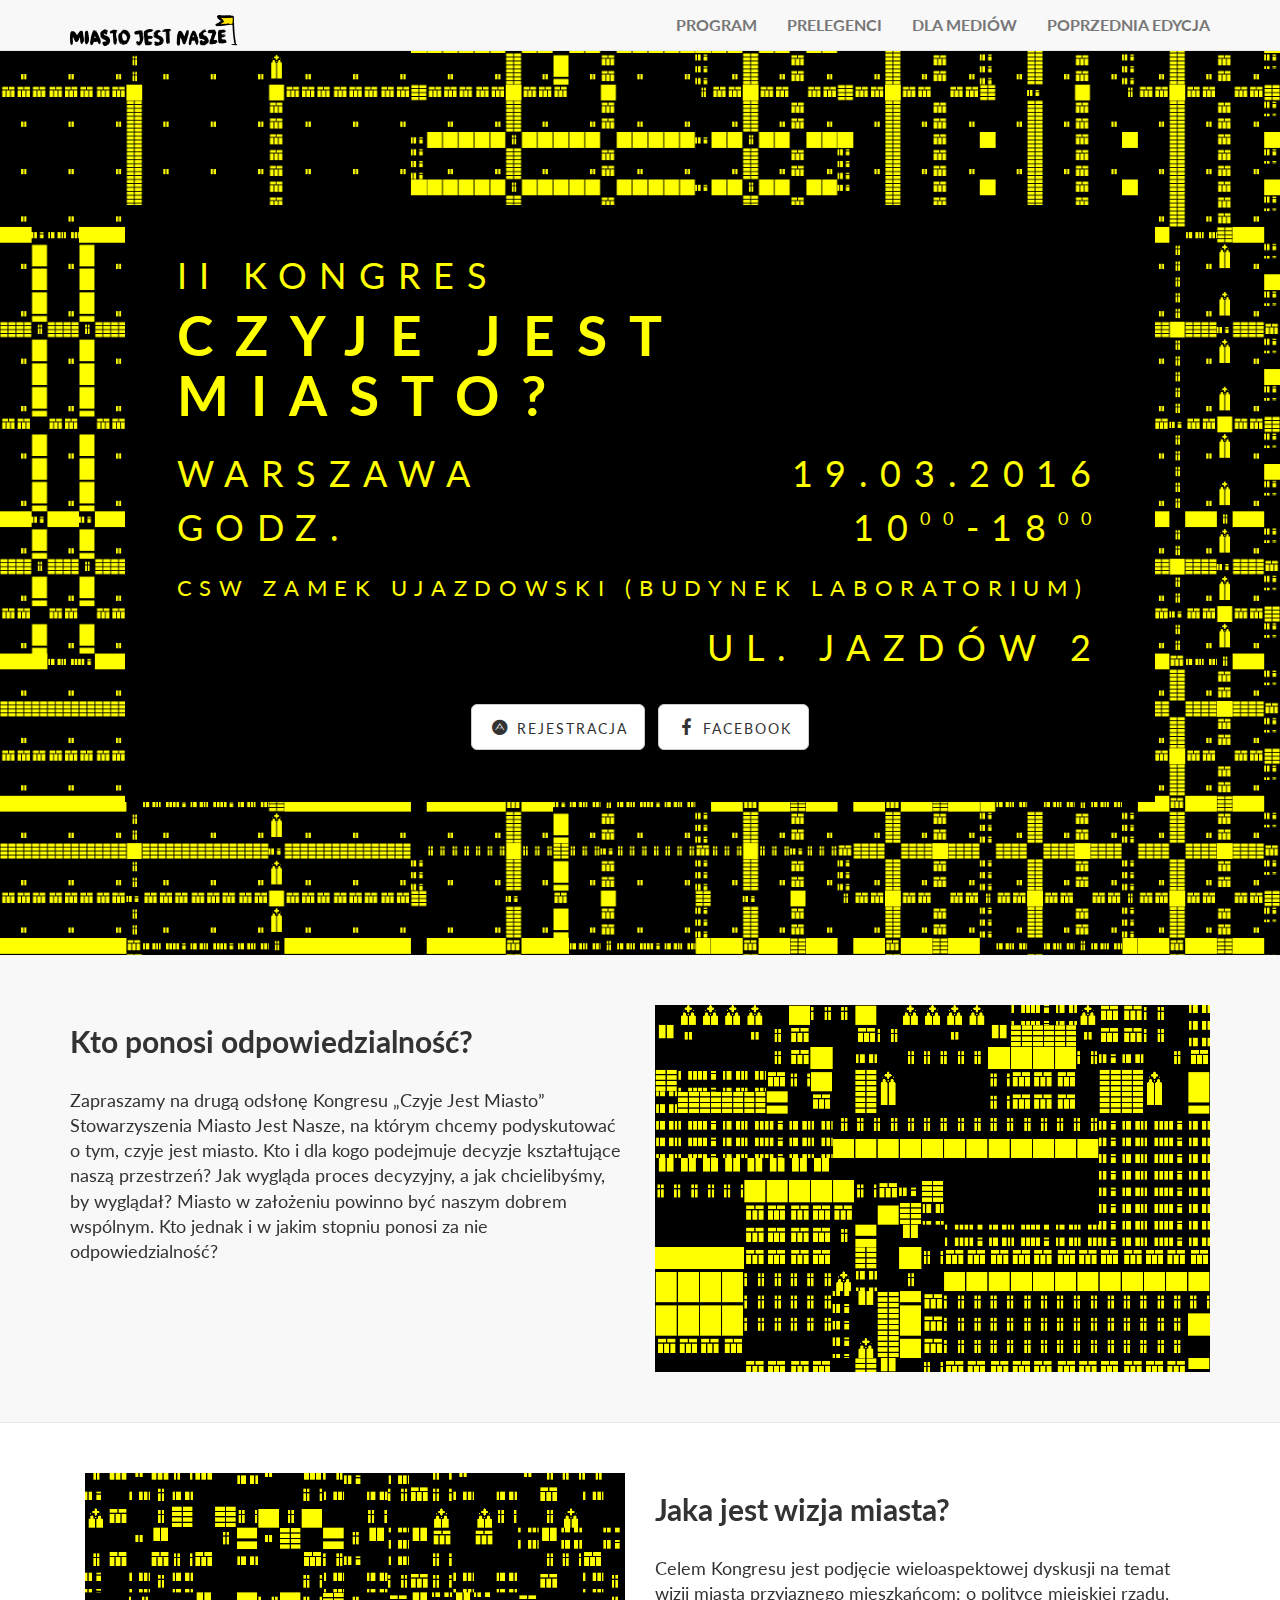
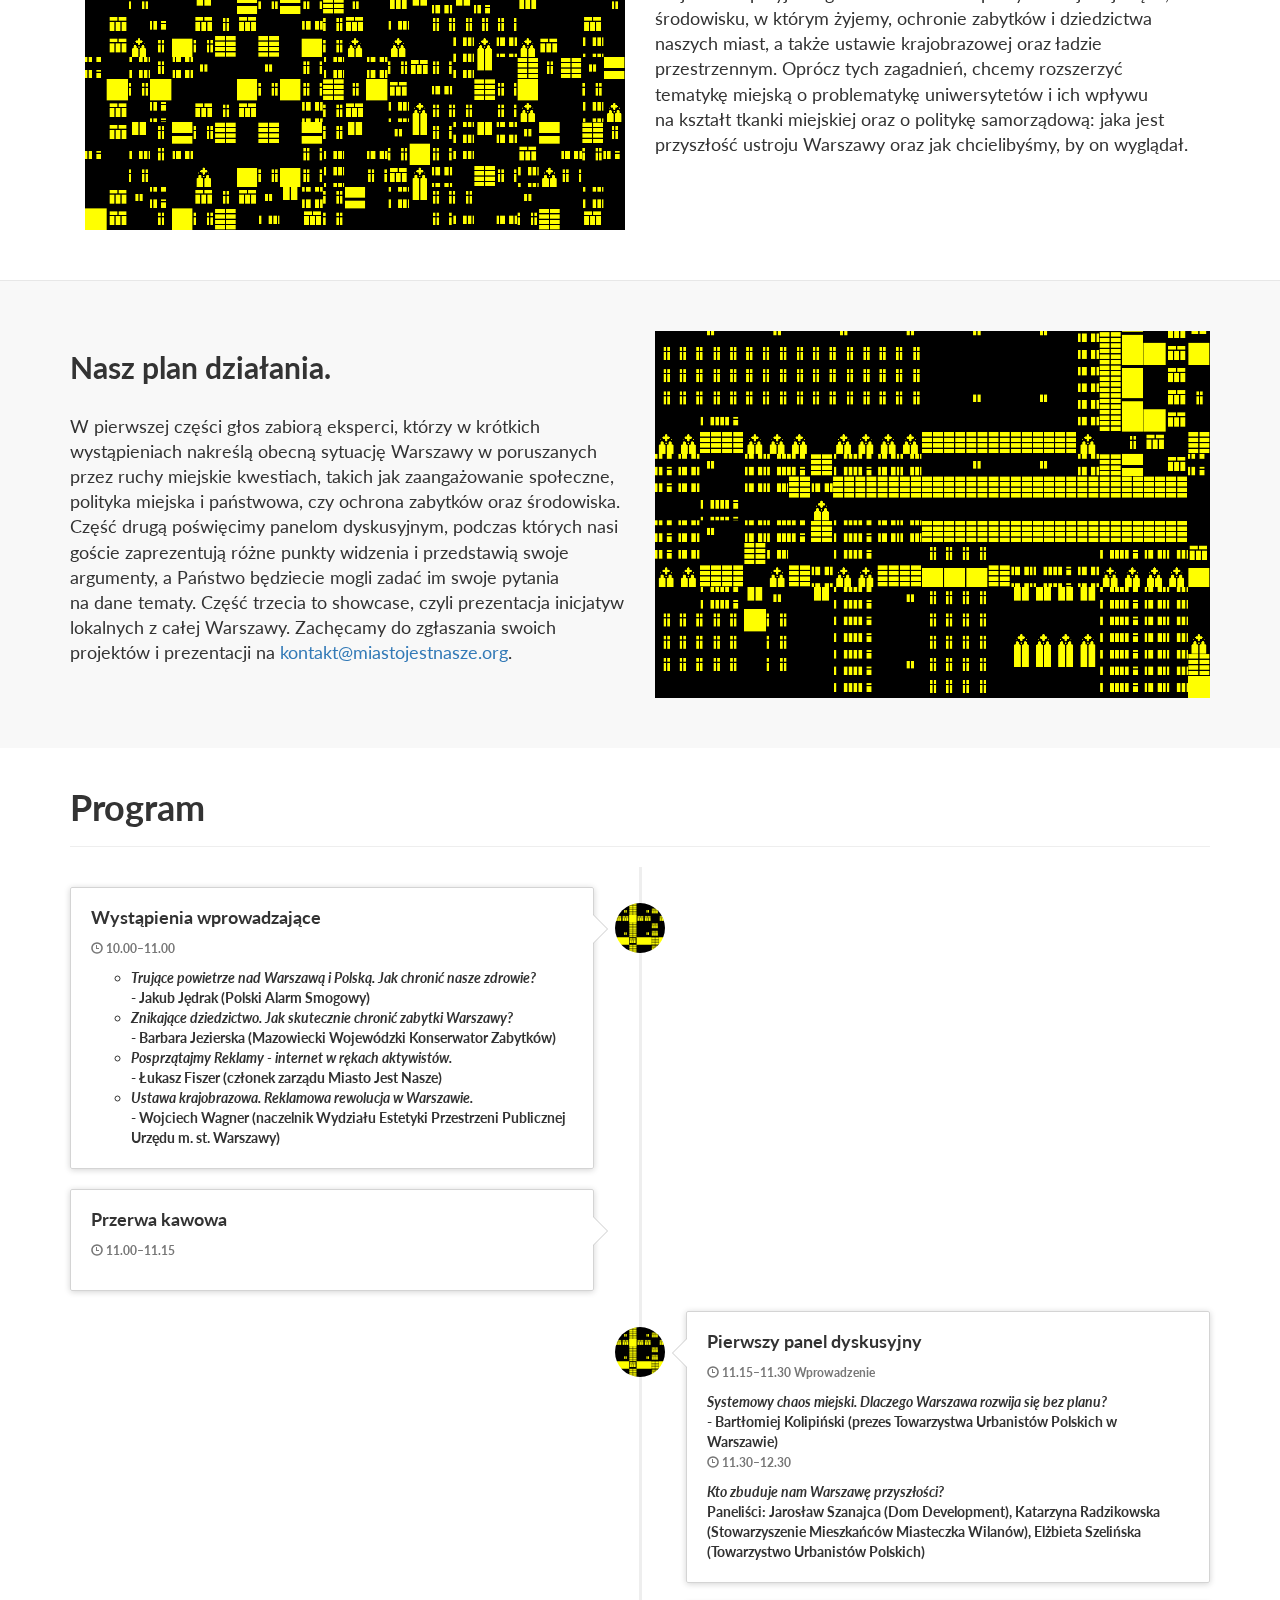
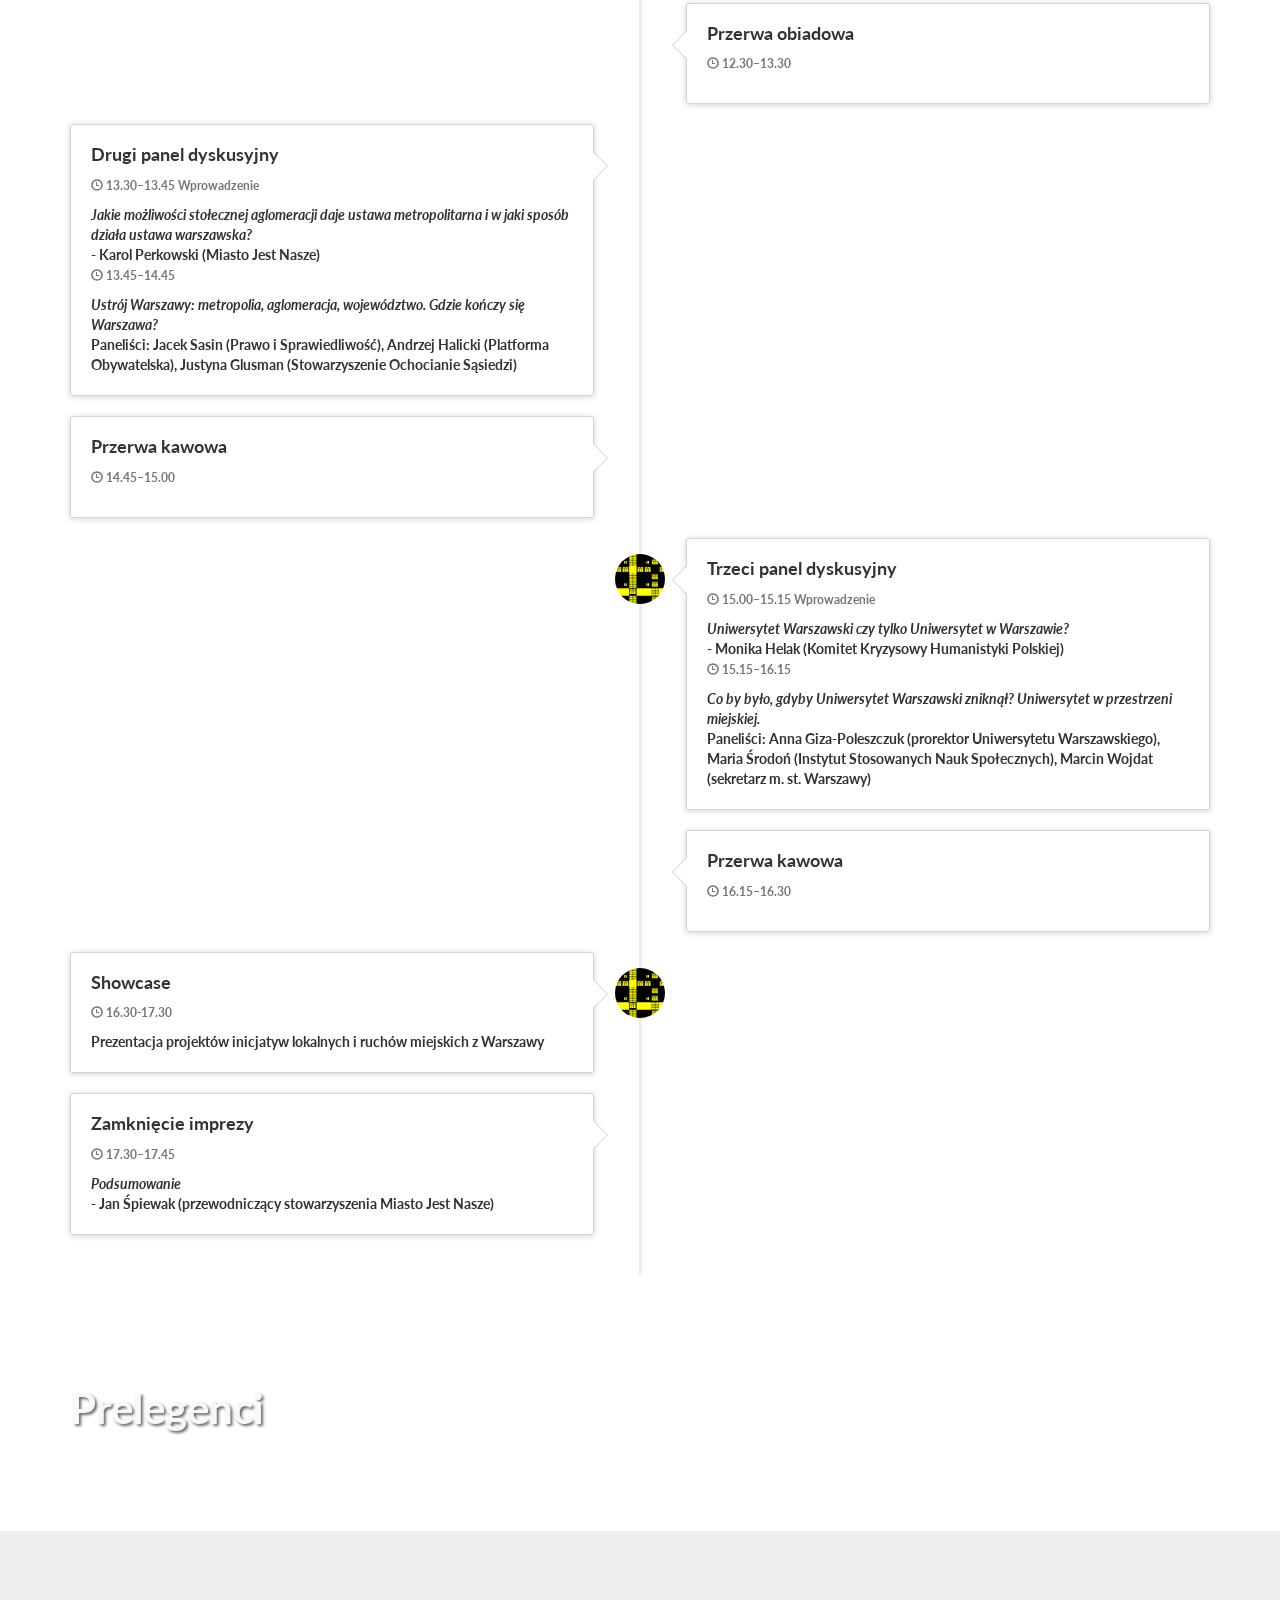
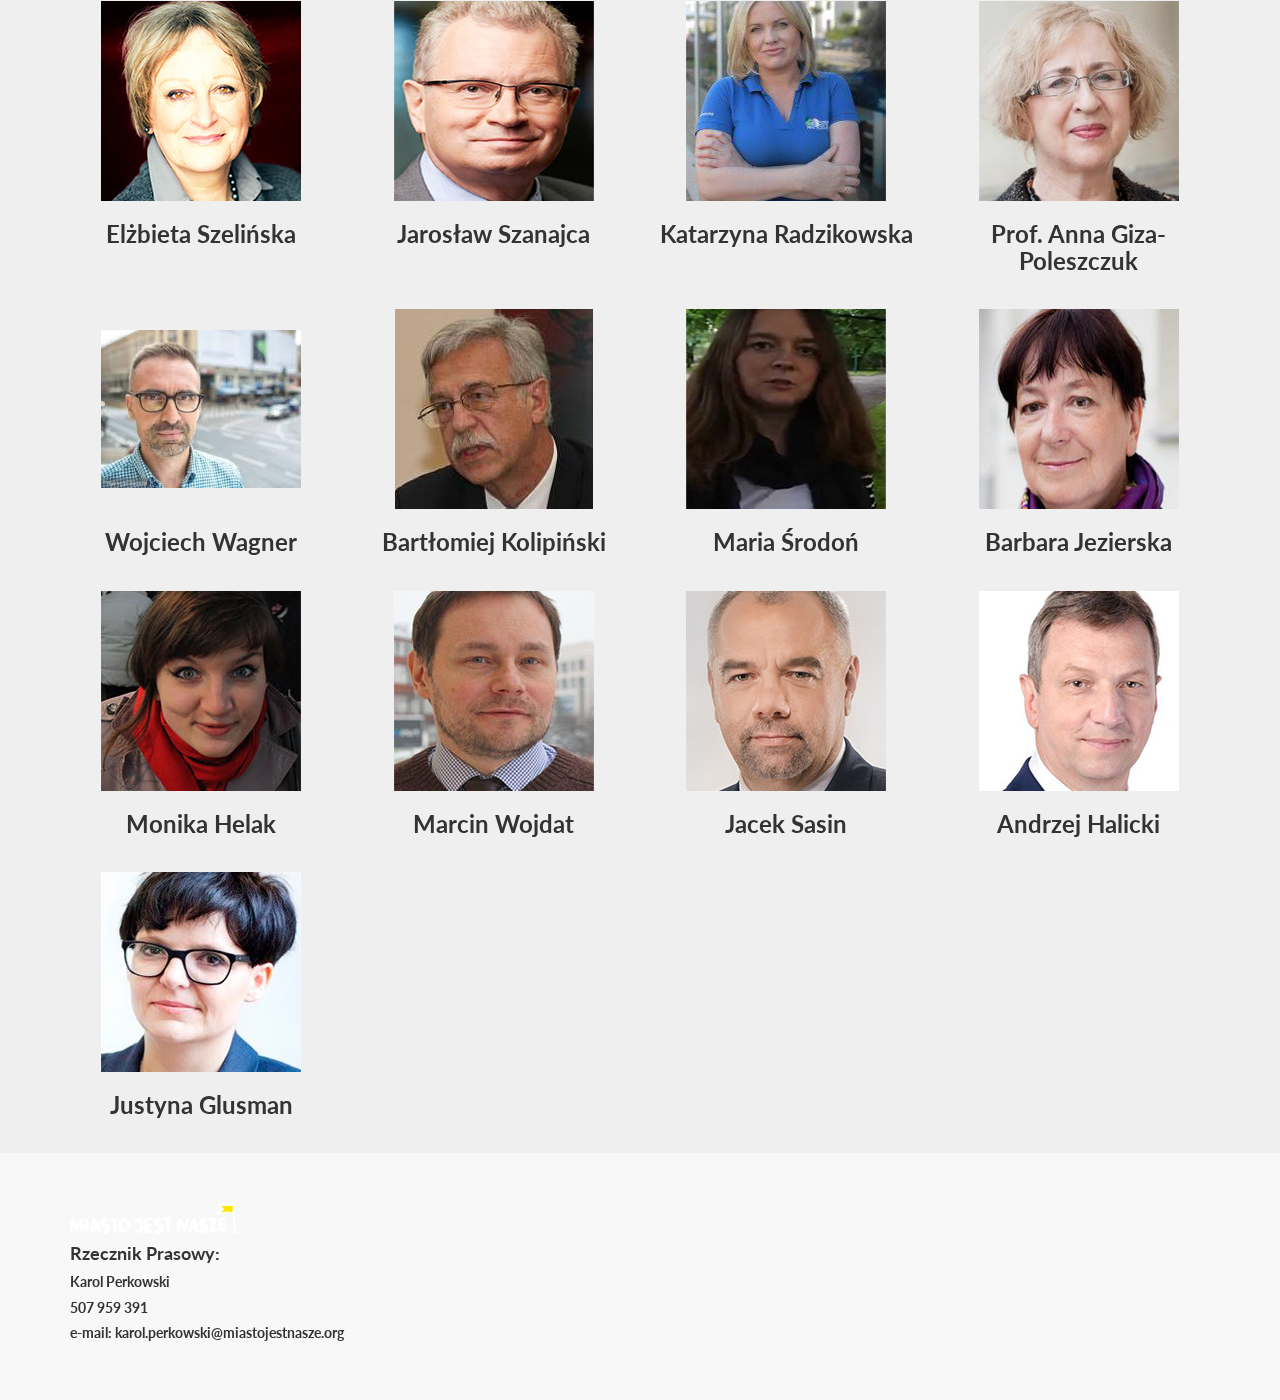
<file: index.html>
<!DOCTYPE html>
<html lang="en">

<head>

    <meta charset="utf-8">
    <meta http-equiv="X-UA-Compatible" content="IE=edge">
    <meta name="viewport" content="width=device-width, initial-scale=1">
    <meta name="description" content="">
    <meta name="author" content="">

    <title>Kongres Miasto Jest Nasze 2016</title>

    <!-- Bootstrap Core CSS -->
    <link href="css/bootstrap.min.css" rel="stylesheet">

    <!-- Custom CSS -->
    <link href="css/landing-page.css" rel="stylesheet">

    <!-- Custom Fonts -->
    <link href="font-awesome/css/font-awesome.min.css" rel="stylesheet" type="text/css">
    <link href="http://fonts.googleapis.com/css?family=Lato:300,400,700,300italic,400italic,700italic&subset=latin,latin-ext" rel="stylesheet" type="text/css">

    <!-- paralax effects -->
    <script src="https://ajax.googleapis.com/ajax/libs/jquery/1.11.0/jquery.min.js"></script>
    <script src="js/parallax.js"></script>
    
    <meta property="og:title" content="II Kongres Kongres Czyje Jest Miasto?"/>
    <meta property="og:image" content="/img/bannerBot.png">
    <meta property="og:description" content="Zapraszamy na drugą odsłonę Kongresu Stowarzyszenia „Miasto Jest Nasze”, na którym chcemy podyskutować o tym czyje jest miasto. Kto i dla kogo podejmuje decyzje kształtujące naszą przestrzeń. Jak wygląda proces decyzyjny, a jak chcielibyśmy, by wyglądał. Miasto w założeniu powinno być naszym dobrem wspólnym. Kto jednak i w jakim stopniu ponosi za nie odpowiedzialność?" />

</head>

<body>

    <!-- Navigation -->
    <nav class="navbar navbar-default navbar-fixed-top topnav" role="navigation">
        <div class="container topnav">
            <!-- Brand and toggle get grouped for better mobile display -->
            <div class="navbar-header">
                <button type="button" class="navbar-toggle" data-toggle="collapse" data-target="#bs-example-navbar-collapse-1">
                    <span class="sr-only">Toggle navigation</span>
                    <span class="icon-bar"></span>
                    <span class="icon-bar"></span>
                    <span class="icon-bar"></span>
                </button>
                <a class="navbar-brand topnav text-uppercase" href="http://www.miastojestnasze.org"><img src="img/mjn-logo.png" alt="Miasto jest nasze" /></a>
            </div>
            <!-- Collect the nav links, forms, and other content for toggling -->
            <div class="collapse navbar-collapse" id="bs-example-navbar-collapse-1">
                <ul class="nav navbar-custom navbar-nav navbar-right">
                    <li>
                        <a class="text-uppercase" href="#program">Program</a>
                    </li>
                    <li>
                        <a class="text-uppercase" href="#prelegenci">Prelegenci</a>
                    </li>
                    <li>
                        <a class="text-uppercase" href="#dla-mediow">Dla mediów</a>
                    </li>
                    <li>
                        <a class="text-uppercase" href="http://kongres-2014.miastojestnasze.org">Poprzednia edycja</a>
                    </li>
                </ul>
            </div>
            <!-- /.navbar-collapse -->
        </div>
        <!-- /.container -->
    </nav>

    <!-- Header -->
    <div class="intro-header parallax-window" data-parallax="scroll" data-image-src="img/introBg.png">
        <div class="container">

            <div class="row">
                <div class="col-lg-12 intro-msg-wrapper">
                    <div class="intro-message">
                        <h2 class="text-uppercase">II Kongres</h2>
                        <h1 class="text-uppercase">Czyje jest miasto?</h1>
                        <h3 class="text-uppercase">Warszawa <span class="right">19.03.2016</span></h3>
                        <h3 class="text-uppercase">Godz. <span class="right">10<sup>00</sup>-18<sup>00</sup></span></h3>
                        <h4 class="text-uppercase">Csw Zamek Ujazdowski (Budynek Laboratorium)</h4>
                        <h2 class="text-uppercase txt-right">Ul. Jazdów 2</h2>
                        <ul class="list-inline intro-social-buttons">
                            <li>
                                <a href="http://322901-1.evenea.pl/" class="btn btn-default btn-lg"><i class="fa fa-adn fa-fw"></i> <span class="network-name">Rejestracja</span></a>
                            </li>
                            <li>
                                <a href="https://www.facebook.com/events/1579338942387935/" class="btn btn-default btn-lg"><i class="fa fa-facebook fa-fw"></i> <span class="network-name">Facebook</span></a>
                            </li>
                        </ul>
                    </div>
                </div>
            </div>
        </div>
        <!-- /.container -->
    </div>
    <!-- /.intro-header -->

    <!-- Page Content -->
    <div class="content-section-a">
        <div class="container">
            <div class="row">
                <div class="col-lg-6 col-sm-6">
                    <div class="clearfix"></div>
                    <h2 class="section-heading">Kto ponosi odpowiedzialność?</h2>
                    <p class="lead">
                    Zapraszamy na&nbsp;drugą odsłonę Kongresu „Czyje Jest Miasto” Stowarzyszenia Miasto Jest Nasze, na&nbsp;którym chcemy podyskutować o&nbsp;tym, czyje jest miasto. Kto i&nbsp;dla kogo podejmuje decyzje kształtujące naszą przestrzeń? Jak wygląda proces decyzyjny, a&nbsp;jak chcielibyśmy, 
by&nbsp;wyglądał? Miasto w&nbsp;założeniu powinno być naszym dobrem wspólnym. 
Kto jednak i&nbsp;w&nbsp;jakim stopniu ponosi za nie odpowiedzialność?
                    </p>
                </div>
                <div class="col-lg-6 col-sm-6">
                    <img class="img-responsive" src="img/foto1.png" alt="people discussing happily">
                </div>
            </div>

        </div>
        <!-- /.container -->

    </div>
    <!-- /.content-section-a -->

    <div class="content-section-b">

        <div class="container">

            <div class="row">
            </div>
            <div class="col-lg-6 col-sm-6">
                <img class="img-responsive" src="img/foto2.png" alt="a pretty chick in glasses being impressed by the speaker with some random ppl around">
            </div>
                <div class="col-lg-6 col-sm-6">
                    <div class="clearfix"></div>
                    <h2 class="section-heading">Jaka jest wizja miasta?</h2>
                    <p class="lead">Celem Kongresu jest podjęcie wieloaspektowej dyskusji na&nbsp;temat wizji miasta przyjaznego mieszkańcom: o&nbsp;polityce miejskiej rządu, środowisku, w&nbsp;którym żyjemy, ochronie zabytków 
i&nbsp;dziedzictwa naszych miast, a&nbsp;także ustawie krajobrazowej oraz&nbsp;ładzie przestrzennym. Oprócz tych zagadnień, chcemy rozszerzyć tematykę miejską o&nbsp;problematykę uniwersytetów i&nbsp;ich wpływu na&nbsp;kształt tkanki miejskiej oraz&nbsp;o&nbsp;politykę samorządową: jaka jest przyszłość ustroju Warszawy oraz&nbsp;jak chcielibyśmy, by&nbsp;on wyglądał.
                    </p>
            </div>

        </div>
        <!-- /.container -->

    </div>
    <!-- /.content-section-b -->

    <div class="content-section-a">

        <div class="container">

            <div class="row">
                <div class="col-lg-6 col-sm-6">
                    <div class="clearfix"></div>
                    <h2 class="section-heading">Nasz plan działania.</h2>
                    <p class="lead">
                        W pierwszej części głos zabiorą eksperci, którzy w&nbsp;krótkich wystąpieniach nakreślą obecną sytuację Warszawy w&nbsp;poruszanych przez ruchy miejskie kwestiach, takich jak zaangażowanie społeczne, polityka miejska i&nbsp;państwowa, czy&nbsp;ochrona zabytków oraz&nbsp;środowiska. 
Część drugą poświęcimy panelom dyskusyjnym, podczas których nasi goście zaprezentują różne punkty widzenia i&nbsp;przedstawią swoje argumenty, a&nbsp;Państwo będziecie mogli zadać im swoje pytania na&nbsp;dane tematy. 
Część trzecia to&nbsp;showcase, czyli prezentacja inicjatyw lokalnych z całej Warszawy. 
Zachęcamy do zgłaszania swoich projektów i&nbsp;prezentacji na&nbsp;<a href="mailto:kontakt@miastojestnasze.org">kontakt@miastojestnasze.org</a>.
                    </p>
                </div>
                <div class="col-lg-6 col-sm-6">
                    <img class="img-responsive" src="img/foto3.png" alt="people in a small room looking at a guy in front of them they seem interested.">
                </div>
            </div>

        </div>
        <!-- /.container -->

    </div>
    <!-- /.content-section-a -->

    <div class="container" id="program">
        <div class="page-header">
            <h1 id="timeline">Program</h1>
        </div>
        <ul class="timeline">
            <li>
                <div class="timeline-badge"></div>
                <div class="timeline-panel">
                    <div class="timeline-heading">
                        <h4 class="timeline-title">Wystąpienia wprowadzające </h4>
                        <p><small class="text-muted"><i class="glyphicon glyphicon-time"></i> 10.00–11.00 </small></p>
                    </div>
                    <div class="timeline-body">
                        <ul>
                            <li>
                                <i>Trujące powietrze nad Warszawą i Polską. Jak chronić nasze zdrowie?</i><br>
                                - <strong>Jakub Jędrak</strong> (Polski Alarm Smogowy)
                            </li>
                            <li>
                                <i>Znikające dziedzictwo. Jak skutecznie chronić zabytki Warszawy?</i><br>
                                - <strong>Barbara Jezierska</strong> (Mazowiecki Wojewódzki Konserwator Zabytków)
                            </li>
                            <li>
                                <i>Posprzątajmy Reklamy - internet w rękach aktywistów.</i><br>
                                - <strong>Łukasz Fiszer</strong> (członek zarządu Miasto Jest Nasze)
                            </li>
                            <li>
                                <i>Ustawa krajobrazowa.  Reklamowa rewolucja w Warszawie.</i><br>
                                - <strong>Wojciech Wagner</strong> (naczelnik Wydziału Estetyki Przestrzeni Publicznej Urzędu m. st. Warszawy)
                            </li>
                        </ul>
                    </div>
                </div>
            </li>
            <li>
                <div class="timeline-panel">
                    <div class="timeline-heading">
                        <h4 class="timeline-title">Przerwa kawowa</h4>
                        <p><small class="text-muted"><i class="glyphicon glyphicon-time"></i> 11.00–11.15 </small></p>
                    </div>
                </div>
            </li>
            <li class="timeline-inverted">
                <div class="timeline-badge warning"></div>
                <div class="timeline-panel">
                    <div class="timeline-heading">
                        <h4 class="timeline-title">Pierwszy panel dyskusyjny</h4>
                        <p><small class="text-muted"><i class="glyphicon glyphicon-time"></i> 11.15–11.30 Wprowadzenie</small></p>
                    </div>
                    <div class="timeline-body">
                        <p>
                            <i>Systemowy chaos miejski. Dlaczego Warszawa rozwija się bez planu?</i><br>
                            - <strong>Bartłomiej Kolipiński</strong> (prezes Towarzystwa Urbanistów Polskich w Warszawie)
                        </p>
                    </div>
                    <div class="timeline-heading timeline-heading--next">
                        <p><small class="text-muted"><i class="glyphicon glyphicon-time"></i> 11.30–12.30 </small></p>
                    </div>
                    <div class="timeline-body">
                        <p><i>Kto zbuduje nam Warszawę przyszłości?</i><br>
                            Paneliści: <strong>Jarosław Szanajca</strong> (Dom Development), <strong>Katarzyna Radzikowska</strong> (Stowarzyszenie Mieszkańców Miasteczka Wilanów), <strong>Elżbieta Szelińska</strong> (Towarzystwo Urbanistów Polskich)
                        </p>
                    </div>
                </div>
            </li>
            <li class="timeline-inverted">
                <div class="timeline-panel">
                    <div class="timeline-heading">
                        <h4 class="timeline-title">Przerwa obiadowa</h4>
                        <p><small class="text-muted"><i class="glyphicon glyphicon-time"></i> 12.30–13.30 </small></p>
                    </div>
                </div>
            </li>
            <li>
                <div class="timeline-panel">
                    <div class="timeline-heading">
                        <h4 class="timeline-title">Drugi panel dyskusyjny</h4>
                        <p><small class="text-muted"><i class="glyphicon glyphicon-time"></i> 13.30–13.45 Wprowadzenie</small></p>
                    </div>
                    <div class="timeline-body">
                        <p><i>Jakie możliwości stołecznej aglomeracji daje ustawa metropolitarna i w jaki sposób działa ustawa warszawska?</i><br>
                            - <strong>Karol Perkowski</strong> (Miasto Jest Nasze)
                        </p>
                    </div>
                    <div class="timeline-heading timeline-heading--next">
                        <p><small class="text-muted"><i class="glyphicon glyphicon-time"></i> 13.45–14.45 </small></p>
                    </div>
                    <div class="timeline-body">
                        <p><i>Ustrój Warszawy: metropolia, aglomeracja, województwo. Gdzie kończy się Warszawa?</i><br>
                            Paneliści: <strong>Jacek Sasin</strong> (Prawo i Sprawiedliwość), <strong>Andrzej Halicki</strong> (Platforma Obywatelska), <strong>Justyna Glusman</strong> (Stowarzyszenie Ochocianie Sąsiedzi)
                        </p>
                    </div>
                </div>
            </li>
            <li>
                <div class="timeline-panel">
                    <div class="timeline-heading">
                        <h4 class="timeline-title">Przerwa kawowa</h4>
                        <p><small class="text-muted"><i class="glyphicon glyphicon-time"></i> 14.45–15.00 </small></p>
                    </div>
                </div>
            </li>
            <li class="timeline-inverted">
                <div class="timeline-badge success"></div>
                <div class="timeline-panel">
                    <div class="timeline-heading">
                        <h4 class="timeline-title">Trzeci panel dyskusyjny</h4>
                        <p><small class="text-muted"><i class="glyphicon glyphicon-time"></i> 15.00–15.15 Wprowadzenie</small></p>
                    </div>
                    <div class="timeline-body">
                        <p>
                            <i>Uniwersytet Warszawski czy tylko Uniwersytet w Warszawie?</i><br>
                            - <strong>Monika Helak</strong> (Komitet Kryzysowy Humanistyki Polskiej)
                        </p>
                    </div>
                    <div class="timeline-heading timeline-heading--next">
                        <p><small class="text-muted"><i class="glyphicon glyphicon-time"></i> 15.15–16.15 </small></p>
                    </div>
                    <div class="timeline-body">
                        <p>
                            <i>Co by było, gdyby Uniwersytet Warszawski zniknął? Uniwersytet w przestrzeni miejskiej.</i><br>
                            Paneliści: <strong>Anna Giza-Poleszczuk</strong> (prorektor Uniwersytetu Warszawskiego), <strong>Maria Środoń</strong> (Instytut Stosowanych Nauk Społecznych), <strong>Marcin Wojdat</strong> (sekretarz m. st. Warszawy)
                        </p>
                    </div>
                </div>
            </li>
            <li class="timeline-inverted">
                <div class="timeline-panel">
                    <div class="timeline-heading">
                        <h4 class="timeline-title">Przerwa kawowa</h4>
                        <p><small class="text-muted"><i class="glyphicon glyphicon-time"></i> 16.15–16.30 </small></p>
                    </div>
                </div>
            </li>
            <li>
                <div class="timeline-badge"></div>
                <div class="timeline-panel">
                    <div class="timeline-heading">
                        <h4 class="timeline-title">Showcase</h4>
                        <p><small class="text-muted"><i class="glyphicon glyphicon-time"></i> 16.30-17.30 </small></p>
                    </div>
                    <div class="timeline-body">
                        <p>
                            Prezentacja projektów inicjatyw lokalnych i ruchów miejskich z Warszawy
                        </p>
                    </div>
                </div>
            </li>
            <li>
                <div class="timeline-panel">
                    <div class="timeline-heading">
                        <h4 class="timeline-title">Zamknięcie imprezy</h4>
                        <p><small class="text-muted"><i class="glyphicon glyphicon-time"></i> 17.30–17.45 </small></p>
                    </div>
                    <div class="timeline-body">
                        <p>
                            <i>Podsumowanie</i><br>
                            - <strong>Jan Śpiewak</strong> (przewodniczący stowarzyszenia Miasto Jest Nasze)

                        </p>
                    </div>
                </div>
            </li>
        </ul>
    </div>
    <!-- program -->

    <!-- banner -->
    <div id="prelegenci" class="banner">
        <div class="container">

            <div class="row">
                <div class="col-lg-6">
                    <h2>Prelegenci</h2>
                </div>
            </div>

        </div>
        <!-- /.container -->

    </div>
    <!-- /.banner -->

    <!-- speakers -->

    <div class="portfolio">
        <!-- Page Content -->
        <div class="container">

            <!-- Page Heading -->
            <div class="row">
                <div class="col-lg-12">
                    <h1 class="page-header">
                        <small></small>
                    </h1>
                </div>
            </div>
            <!-- /.row -->

            <!-- Projects Row -->
            <div class="row">
                <div class="col-md-3 portfolio-item">
                    <div class="portfolio-img"><img class="img-responsive" data-toggle="collapse" data-target="#elzSze" src="img/prelegenci/ESz_MJN.jpg" alt="photo of Elzbieta Szelinska"></div>
                    <h3>Elżbieta Szelińska</h3>
                    <p id="elzSze" class="collapse">
                        Architekt i urbanista. W latach 1972 - 1990  pracowała w biurach projektów przy projektach osiedli i budynków mieszkalnych, obiektów przemysłowych i usługowych. Od 1990 do 2002 roku pracowała w warszawskiej administracji samorządowej zajmując się sprawami z zakresu administracji architektoniczno - budowlanej, nadzoru budowlanego oraz lokalizacji inwestycji, a także pełniąc nadzór formalny i merytoryczny nad sporządzaniem planów miejscowych. W latach 2002 - 2013 pracowała w administracji rządowej, w tym kierując departamentem właściwym w sprawach planowania i zagospodarowania przestrzennego pracowała nad licznymi próbami nowelizacji ustawy o planowaniu i zagospodarowaniu przestrzennym w latach 2004 - 2011. Od 2012 roku wykłada na Wydziale Nauk o Ziemi i Gospodarki Przestrzennej UMCS w Lublinie. Sekretarz Generalny Towarzystwa Urbanistów Polskich. <br /><br /><br />
                        1990 - 1994 kierownik Wydziału Architektury Urzędu Dzielnicy - Gminy Warszawa - Ochota, 1994 - 1999 była naczelnik Wydziału Architektury Urzędu Gminy Warszawa - Bemowo. Nadzór merytoryczny nad przygotowywaniem oraz wydawanie z upoważnienia Burmistrza decyzji administracyjnych z zakresu <br /><br />
1997 do 2002 udział w opracowywaniu pod kierunkiem mgr inż. arch. Janusza Foksa studiów uwarunkowań i kierunków zagospodarowania przestrzennego miast i gmin w województwie mazowieckim oraz miejscowych planów zagospodarowania przestrzennego. 2000 - 2002 kierownik Referatu Planowania Przestrzennego w Urzędzie Gminy Warszawa-Bielany. Nadzór formalny i merytoryczny nad sporządzaniem planów miejscowych, udział w procedurze ich uchwalania, w tym w opracowywaniu projektów uchwał Rady Gminy w sprawach zagospodarowania przestrzennego.<br /><br />
W 1996 r. ukończone czterosemestralne studia podyplomowe w zakresie komunikacji społecznej, podejmowania decyzji i technik organizacyjnych w Instytucie Studiów Społecznych Uniwersytetu Warszawskiego. W 1999 roku ukończone dwusemestralne studia podyplomowe w zakresie urbanistyki, planowania przestrzennego i gospodarki przestrzennej na Wydziale Architektury Politechniki Warszawskiej.  <br /><br />
Od 2002 do 2013 roku praca ako: p.o. dyrektora departamentu, dyrektor departamentu, radca ministra, w tym: reprezentowanie Strony rządowej w pracach podkomisji nadzwyczajnej i komisji Sejmu i Senatu RP nad ustawą o planowaniu i zagospodarowaniu przestrzennym, uchwaloną w dniu 27 marca 2003 r. Opracowanie merytoryczne i formalne  projektów rozporządzeń wykonawczych do tej ustawy. w tym nad projektem ustawy  o zmianie ustawy o planowaniu i zagospodarowaniu przestrzennym oraz niektórych innych ustaw – przy uzgodnieniach międzyresortowych, koordynacji uzasadnienia do projektu ustawy i ocenie skutków regulacji, a także w Komisji Prawniczej Rządowego Centrum Legislacji. Współpraca z samorządami zawodowymi architektów i urbanistów, samorządem terytorialnym i instytutami badawczymi.<br /><br />
W ramach Międzyrządowych Komisji ds. Współpracy Transgranicznej współprzewodniczenie grupom roboczym ds. Gospodarki Przestrzennej, Komisji: Polsko-Niemieckiej, Polsko – Czeskiej, Polsko – Słowackiej, Polsko – Litewskiej i Polsko – Rosyjskiej.  Członkostwo w Międzyresortowym Zespole 
ds. Wykonywania Wyroków Europejskiego Trybunału Praw Człowieka oraz członkostwo w Zarządzie (Governing Board) INTA (Międzynarodowego Stowarzyszenia Rozwoju Miast). 
Znajomość języków obcych: francuski, włoski, rosyjski – dobra w mowie i piśmie, angielski - średniozaawansowany komunikatywny, niemiecki, czeski, słowacki – znajomość bierna.
Członkostwo w organizacjach zawodowych: Mazowiecka Okręgowa Izba Architektów RP (członkostwo zawieszone), Towarzystwo Urbanistów Polskich (od września 2015 roku sekretarz generalny TUP), Stowarzyszenie Architektów Polskich (przewodnicząca Sądu Koleżeńskiego OW SARP).<br /><br /><br />
Hobby: fotografia.

                    </p>
                </div>
                <div class="col-md-3 portfolio-item">
                    <div class="portfolio-img"><img class="img-responsive" data-toggle="collapse" data-target="#jarSza" src="img/prelegenci/jarSza.jpg" alt="photo of Jaroslaw Szanaja"></div>
                    <h3>Jarosław Szanajca</h3>
                    <p id="jarSza" class="collapse">
                        Jeden z założycieli Dom Development i Prezes Zarządu Spółki od jej powstania w 1996 roku.
                        Z wykształcenia prawnik, absolwent Uniwersytetu Warszawskiego. Karierę zawodową rozpoczął w 1985 r.,
                        związany był m.in., ze Społecznym Zjednoczeniem Przemysłowym Libella, a w latach 1992-1996 był
                        Prezesem Zarządu przedsiębiorstwa budowlanego Gres-Investi.
                        (za: http://www.domdevelopment.com.pl/pl/o-dom-development)
                    </p>
                </div>
                <div class="col-md-3 portfolio-item">
                    <div class="portfolio-img"><img class="img-responsive" data-toggle="collapse" data-target="#katRad" src="img/prelegenci/katRad.jpg" alt="photo of Katarzyna Radzikowska"></div>
                    <h3>Katarzyna Radzikowska</h3>
                    <p id="katRad" class="collapse">
                        Politolog, specjalista PR, zarządca nieruchomości,
                        od 2006 członek Stowarzyszenia Mieszkańców Miasteczka Wilanów (SMMW),
                        Radna Dzielnicy Wilanów z listy SMMW (obecnie sprawuje mandat druga kadencję).
                        (za: www.portalsamorzadowy.pl/ocen-radnych/osoba/katarzyna-radzikowska,3606.html)
                    </p>
                </div>
                <div class="col-md-3 portfolio-item">
                    <div class="portfolio-img"><img class="img-responsive" data-toggle="collapse" data-target="#annGiz" src="img/prelegenci/annGiz.jpg" alt="photo of Anna Giza"></div>
                    <h3>Prof. Anna Giza-Poleszczuk</h3>
                    <p id="annGiz" class="collapse">
                        Profesor socjologii, prorektor Uniwersytetu Warszawskiego ds. rozwoju i polityki finansowej.
                        W Instytucie Socjologii pracuje w Zakładzie Psychologii społecznej, gdzie prowadzi zajęcia m.in.
                        na temat marketingu i strategii reklamy. Zasiada w radzie fundacji Stocznia.
                    </p>
                </div>
            </div>
            <!-- /.row -->

            <!-- Projects Row -->
            <div class="row">
                <div class="col-md-3 portfolio-item">
                    <div class="portfolio-img"><img class="img-responsive" data-toggle="collapse" data-target="#wojWag" src="img/prelegenci/wojWag.jpg" alt="photo of Wojciech Wagner"></div>
                    <h3>Wojciech Wagner</h3>
                    <p id="wojWag" class="collapse">
                        Naczelnik Wydziału Estetyki Przestrzeni Publicznej w Biurze Architektury i Planowania Przestrzennego
                        urzędu m. st. Warszawy. Urbanista, doktorant na Wydziale Architektury Politechniki Warszawskiej,
                        absolwent Uniwersytetu Bauhausu w Weimarze, Uniwersytetu Łódzkiego i Akademii Sztuk Pięknych w Łodzi.
                        Członek Towarzystwa Urbanistów Polskich.
                    </p>
                </div>
                <div class="col-md-3 portfolio-item">
                    <div class="portfolio-img"><img class="img-responsive" data-toggle="collapse" data-target="#barKol" src="img/prelegenci/barKol.jpg" alt="photo of Bartlomiej Kolpinski"></div>
                    <h3>Bartłomiej Kolipiński</h3>
                    <p id="barKol" class="collapse">
                        Prezes Oddziału Warszawskiego Towarzystwa Urbanistów Polskich.
                        Jest zastępccą dyrektora Mazowieckiego Biura Planowania Regionalnego.
                        jest członkiem różnych gremiów opiniodawczo-doradczych
                        (m.in. Państwowej Rady Gospodarki Przestrzennej, Głównej Komisji Urbanistyczno-Architektonicznej,
                        Rady Naukowej Kampinoskiego Parku Narodowego).
                        (za:http://www.tup.org.pl/index.php?option=com_content&view=article&id=190&Itemid=297&lang=pl)
                    </p>
                </div>
                <div class="col-md-3 portfolio-item">
                    <div class="portfolio-img"><img class="img-responsive" data-toggle="collapse" data-target="#marSro" src="img/prelegenci/marSro.jpg" alt="photo of Maria Srodon"></div>
                    <h3>Maria Środoń</h3>
                    <p id="marSro" class="collapse">
                        Socjolożka, adiunkt w Instytucie Stosowanych Nauk Społecznych UW;
                        działa w stowarzyszeniu Ochocianie, współzałożycielka Komitetu Wyborczego Sąsiadów Ochocianie
                    </p>
                </div>
                <div class="col-md-3 portfolio-item">
                    <div class="portfolio-img"><img class="img-responsive" data-toggle="collapse" data-target="#barJez" src="img/prelegenci/barJez.jpg" alt="photo of Barbara Jezierska"></div>
                    <h3>Barbara Jezierska</h3>
                    <p id="barJez" class="collapse">Architekt, konserwator zabytków i społecznik.
                        Urzędnik samorządowy i państwowy z 20. letnim stażem, w tym 10 lat na kierowniczych stanowiskach.
                        Jako Mazowiecki Wojewódzki Konserwator Zabytków w latach 2007-11 była inicjatorką wpisania do
                        rejestru zabytków m. in. miast-ogrodów i układów urbanistycznych Warszawy.
                        Ekspert do spraw dziedzictwa kulturowego, współpracuje z organizacjami pozarządowymi oraz ruchami miejskimi.
                        Od lutego 2016 roku ponownie objęła funkcję Mazowieckiego Wojewódzkiego Konserwatora Zabytków.
                    </p>
                </div>
            </div>
            <!-- /.row -->

            <!-- Projects Row -->
            <div class="row">
                <div class="col-md-3 portfolio-item">
                    <div class="portfolio-img"><img class="img-responsive" data-toggle="collapse" data-target="#monHal" src="img/prelegenci/monHel.jpg" alt="photo of Monika Helak"></div>
                    <h3>Monika Helak</h3>
                    <p id="monHal" class="collapse">
                        studentka Kolegium MISH UW, wieloletnia członkini samorządu studentów, senatorka UW.
                        Aktywna działaczka Uniwersytetu Zaangażowanego oraz Kryzysowego Komitetu Humanistyki Polskiej.
                    </p>
                </div>
                <div class="col-md-3 portfolio-item">
                    <div class="portfolio-img"><img class="img-responsive" data-toggle="collapse" data-target="#marWoj" src="img/prelegenci/marWoj.jpg" alt="Photo of Marcin Wojnat"></div>
                    <h3>Marcin Wojdat</h3>
                    <p id="marWoj" class="collapse">
                        Absolwent Instytutu Stosowanych Nauk Społecznych Uniwersytetu Warszawskiego.
                        Pełnomocnik Prezydenta m.st. Warszawy ds. współpracy z organizacjami pozarządowymi.
                        Przedstawiciel Prezydenta m.st. Warszawy w Warszawskiej Radzie Działalności Pożytku Publicznego.
                        Członek Rady Działalności Pożytku Publicznego przy Ministrze Pracy i Polityki Społecznej IV kadencji.
                        Pełnomocnik do spraw wyborów – urzędnik wyborczy w m.st. Warszawie oraz Pełnomocnik Prezydenta m.st. Warszawy 
                        ds. współpracy z organizacjami pozarządowymi
                    </p>
                </div>
                <div class="col-md-3 portfolio-item">
                    <div class="portfolio-img"><img class="img-responsive" data-toggle="collapse" data-target="#jacSas" src="img/prelegenci/jacSas.jpg" alt=""></div>
                    <h3>Jacek Sasin</h3>
                    <p id="jacSas" class="collapse">
                        Urodził się 6 listopada 1969 roku w Warszawie. Wykształcenie zdobył
                        w Warszawie – ukończył studia wyższe na Wydziale Historycznym Uniwersytetu Warszawskiego
                        oraz studia podyplomowe z zarządzania administracją publiczną w Wyższej Szkole Przedsiębiorczości
                        i Zarządzania im. L. Koźmińskiego w Warszawie. W 2010 roku, kandydował z listy Prawa i Sprawiedliwości
                        do sejmiku województwa mazowieckiego i został radnym. Głosowało na niego ponad 55 tys. wyborców,
                        był to drugi wynik w kraju.
                        W wyborach parlamentarnych w 2011 roku uzyskał blisko 30 tys. głosów.
                        W VII kadencji Sejmu był Wiceprzewodniczącym Komisji Samorządu Terytorialnego i
                        Polityki Regionalnej oraz członkiem Komisji Spraw Wewnętrznych. W wyborach samorządowych w roku 2014
                        kandydował w wyborach na Prezydenta m.st. Warszawy uzyskując w II turze 241 790 głosów.
                        Jest Koordynatorem Komisji Organizacyjnej i Wiceprezesem Ruchu Społecznego im. Prezydenta
                        Lecha Kaczyńskiego. W wyborach parlamentarnych w 2015 r. z powodzeniem ubiegał się o poselską r
                        eelekcję (dostał 43 250 głosów). Początki jego kariery zawodowej sięgają 1995 r., gdy rozpoczął
                        pracę w Fundacji „Polsko-Niemieckie Pojednanie”. W 1998 r. został dyrektorem Departamentu Orzecznictwa
                        w Urzędzie do spraw Kombatantów i Osób Represjonowanych, gdzie pracował do 2004 r. W latach 2004–2006
                        był Kierownikiem Urzędu Stanu Cywilnego Urzędu m.st. Warszawy oraz Zastępcą Burmistrza warszawskiej
                        dzielnicy Śródmieście. Od stycznia 2006 r. do listopada 2007 r. pełnił funkcję w Mazowieckim Urzędem
                        Wojewódzkim w Warszawie – najpierw jako wicewojewoda, a później jako Wojewoda Mazowiecki. Od grudnia
                        2007 r. blisko współpracował ze śp. Prezydentem Lechem Kaczyńskim. Najpierw był jego doradcą, a 26
                        listopada 2009 r. został powołany na Sekretarza Stanu i Zastępcę Szefa Kancelarii Prezydenta RP. 5
                        lipca 2011 r., w dniu ogłoszenia przez Państwową Komisję Wyborczą wyników wyborów prezydenckich,
                        złożył rezygnację z tego stanowiska. Jest żonaty od ponad 10 lat. Wraz z żoną wychowujemy syna Radka.
                        Interesuję się sztuką, a w szczególności architekturą sakralną. Można nazwać go bibliofilem:
                        od wielu lat kolekcjonuję książki rzadkie, oryginalne i najczęściej bardzo stare.
                    </p>
                </div>
                <div class="col-md-3 portfolio-item">
                    <div class="portfolio-img"><img class="img-responsive" data-toggle="collapse" data-target="#andHal" src="img/prelegenci/andHal.jpg" alt=""></div>
                    <h3>Andrzej Halicki</h3>
                    <p id="andHal" class="collapse">
                        Andrzej Halicki urodził się 26 listopada 1961 roku w Warszawie.
                        Ukończył studia na wydziale Handlu Wewnętrznego SGPiS (
                        współcześnie SGH) w dziedzinie ekonomiki transportu lotniczego.
                        W trakcie studiów w latach 1986-89 był członkiem podziemnych,
                        międzyuczelnianych i krajowych władz Niezależnego Zrzeszenia Studentów oraz liderem NZS na SGPiS.
                        Po ukończeniu studiów w latach 1990-92 pełnił funkcję rzecznika prasowego oraz członka władz krajowych
                        Kongresu Liberalno-Demokratycznego (m.in. za czasów premiera Jana Krzysztofa Bieleckiego).
                        Podczas I kadencji Sejmu był rzecznikiem prasowym Klubu Parlamentarnego KLD. Halicki na początku
                        lat dziewięćdziesiątych był szefem działu spraw publicznych, a następnie dyrektorem w amerykańskiej
                        agencji Burson-Marsteller. W 1993 pełnił funkcję doradcy ministra przekształceń własnościowych,
                        a rok później był rzecznikiem Programu Powszechnej Prywatyzacji. Był także członkiem Rady Krajowej
                        Unii Wolności. Od 1996 r. prowadził, stworzoną przez siebie agencję GGK Public Relations
                        (działającą w ramach międzynarodowej agencji Lowe GGK, należącej do największej światowej sieci
                        reklamowej IPG (InterPublic Group of Companies). W 2007 roku rozstał się z firmą zostając posłem
                        zawodowym. Do Platformy Obywatelskiej należy od 2001 roku. W latach 2009-2010 pełnił funkcję rzecznika
                        prasowego klubu parlamentarnego PO RP. W maju 2010 roku został Przewodniczącym PO na Mazowszu,
                        a w październiku 2013 roku został ponownie wybrany na to stanowisko. Jest członkiem władz krajowych PO
                        . 10 stycznia 2007 został zaprzysiężony na posła V kadencji z ramienia PO. W wyborach parlamentarnych
                        w 2007 po raz drugi uzyskał mandat poselski. W latach 2009-2010 pełnił funkcję Przewodniczącego S
                        ejmowej Komisji Spraw Zagranicznych. W 2011 po zdobyciu ponad 40 tys. głosów, został posłem VII kad
                        encji Sejmu RP. Był przewodniczącym Sejmowej Komisji Odpowiedzialności Konstytucyjnej oraz członkiem
                        Komisji Spraw Zagranicznych. W styczniu 2012 roku został Wiceprzewodniczącym Zgromadzenia Rady Europy
                        . Od 22 września 2014 roku do 16 listopada 2015 Andrzej Halicki pełnił funkcję ministra administracji
                        i cyfryzacji. 25 października 2015 roku został ponownie wybrany na posła na Sejm RP. Mandat uzyskał z
                        okręgu nr 19 – Warszawa. Jego pasją są podróże oraz sport, w szczególności piłka nożna i koszykówka, kt
                        óre to sporty uprawia regularnie. Jest także wieloletnim kibicem piłkarskim. Od ponad czterdziestu lat
                        wiernie kibicuje stołecznej Legii Warszawa. Ponadto wraz z żoną prowadzi hodowlę dogów niemieckich,
                        które zajmują ważne miejsce w rodzinie Państwa Halickich. Zyskały uznanie na wielu międzynarodowych
                        wystawach psów rasowych. Andrzej Halicki jest także pasjonatem nurkowania.
                    </p>
                </div>
            </div>
            <!-- /.row -->
            <div class="row">
                <div class="col-md-3 portfolio-item">
                    <div class="portfolio-img"><img class="img-responsive" data-toggle="collapse" data-target="#jusGlu" src="img/prelegenci/jusGlu.jpg" alt="photo of Monika Helak"></div>
                    <h3>Justyna Glusman</h3>
                    <p id="jusGlu" class="collapse">
                        doktor nauk ekonomicznych (LSE), specjalizuje się w zagadnieniach polityki gospodarczej i regionalnej,
                        samorządu terytorialnego, rozwoju miast i zarządzania miastem, funduszy unijnych i innowacji.
                        Uczestnik i koordynator I edycji Prezydenckiego Programu Eksperckiego dla młodych naukowców w
                        Kancelarii Prezydenta RP, współpracuje z Forum Od-nowa, think tankiem projektującym zmiany systemowe
                        w sektorze publicznym.
                        Członek rady ekspertów ośrodka myśli i dialogu THINKTANK,  od 2008 roku działa w Stowarzyszeniu Ochocianie.
                    </p>
                </div>

        </div>
        <!-- /.container -->
    </div>
</div>
    <!-- Footer -->
<footer id="dla-mediow">
    <div class="container">
        <div class="row">
            <div class="col-lg-12">
                <img src="img/mjn-logo-white.png" alt="" />
                <h4>Rzecznik Prasowy:</h4>
                <h5>Karol Perkowski</h5>
                <h5>507 959 391</h5>
                <h5>e-mail: karol.perkowski@miastojestnasze.org</h5>
            </div>
        </div>
    </div>
</footer>

<!-- jQuery -->
<script src="js/jquery.js"></script>

<!-- Bootstrap Core JavaScript -->
<script src="js/bootstrap.min.js"></script>

</body>

</html>
</file>
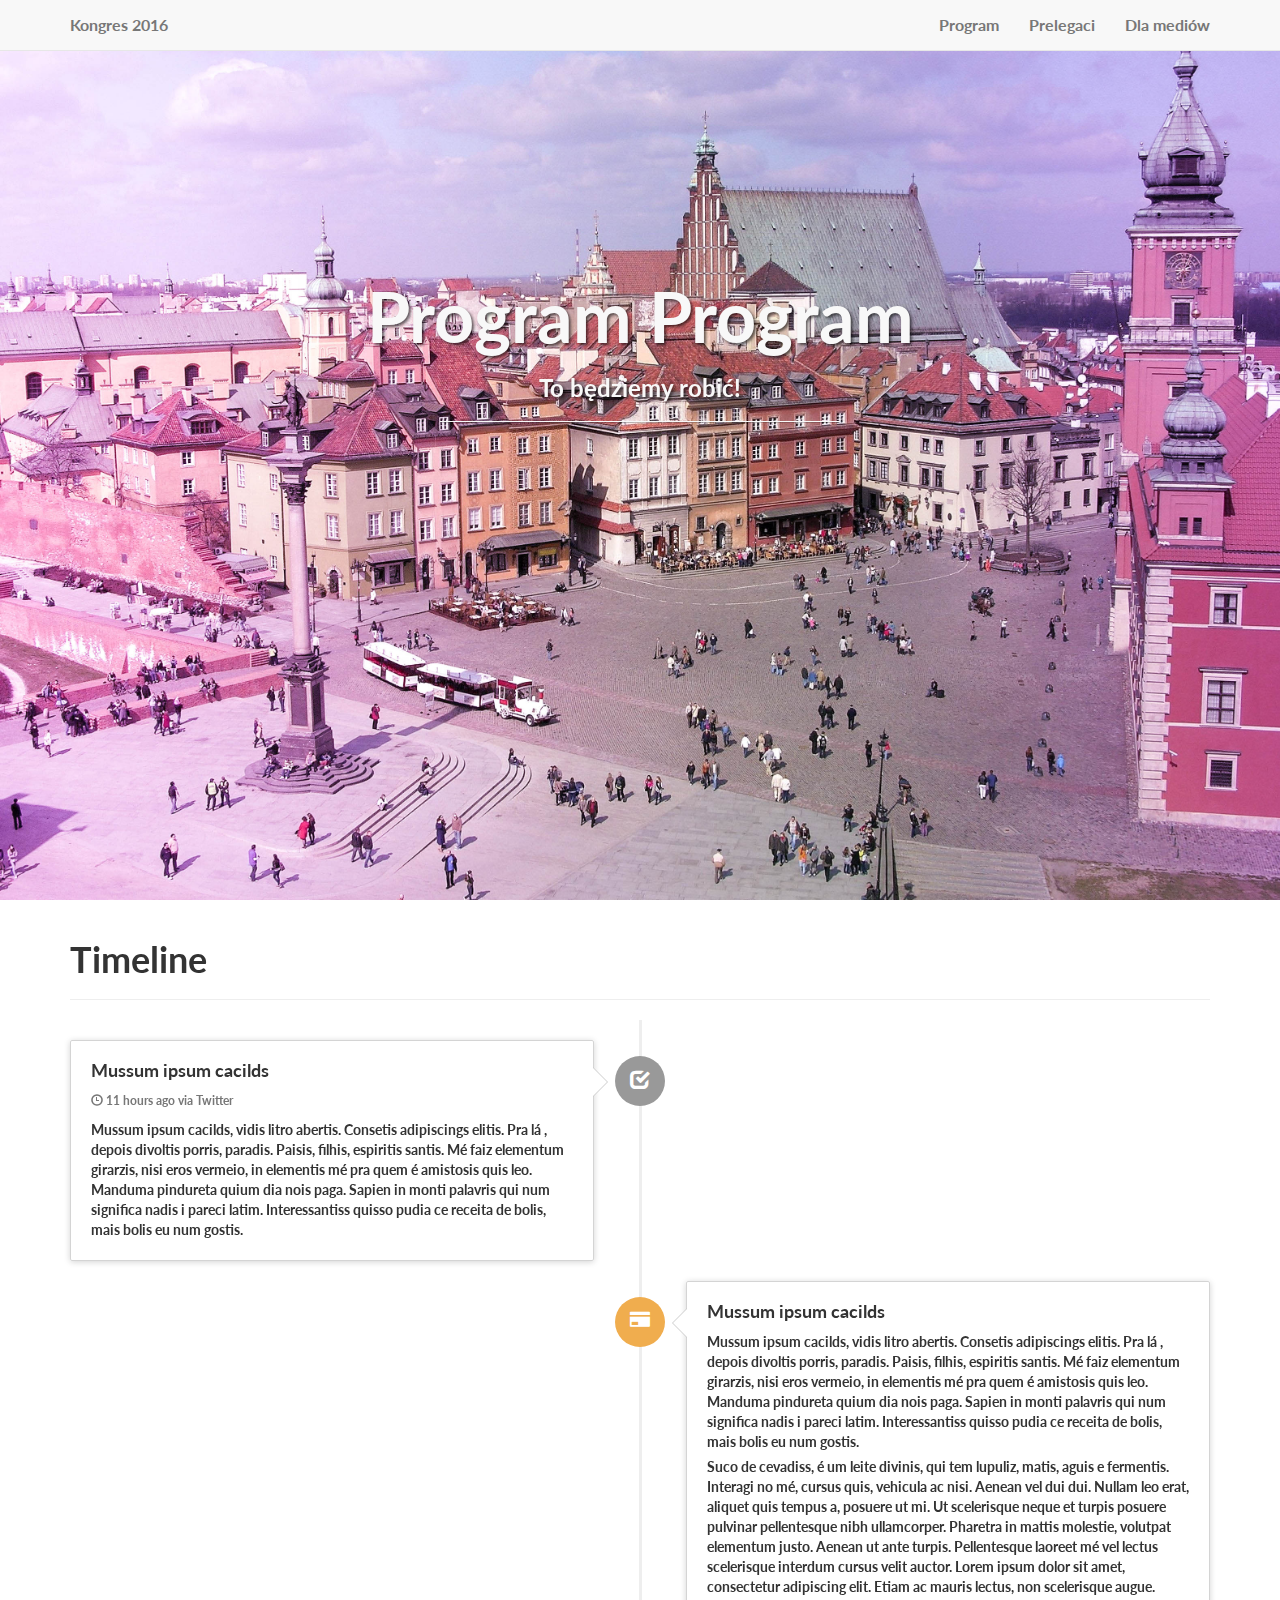
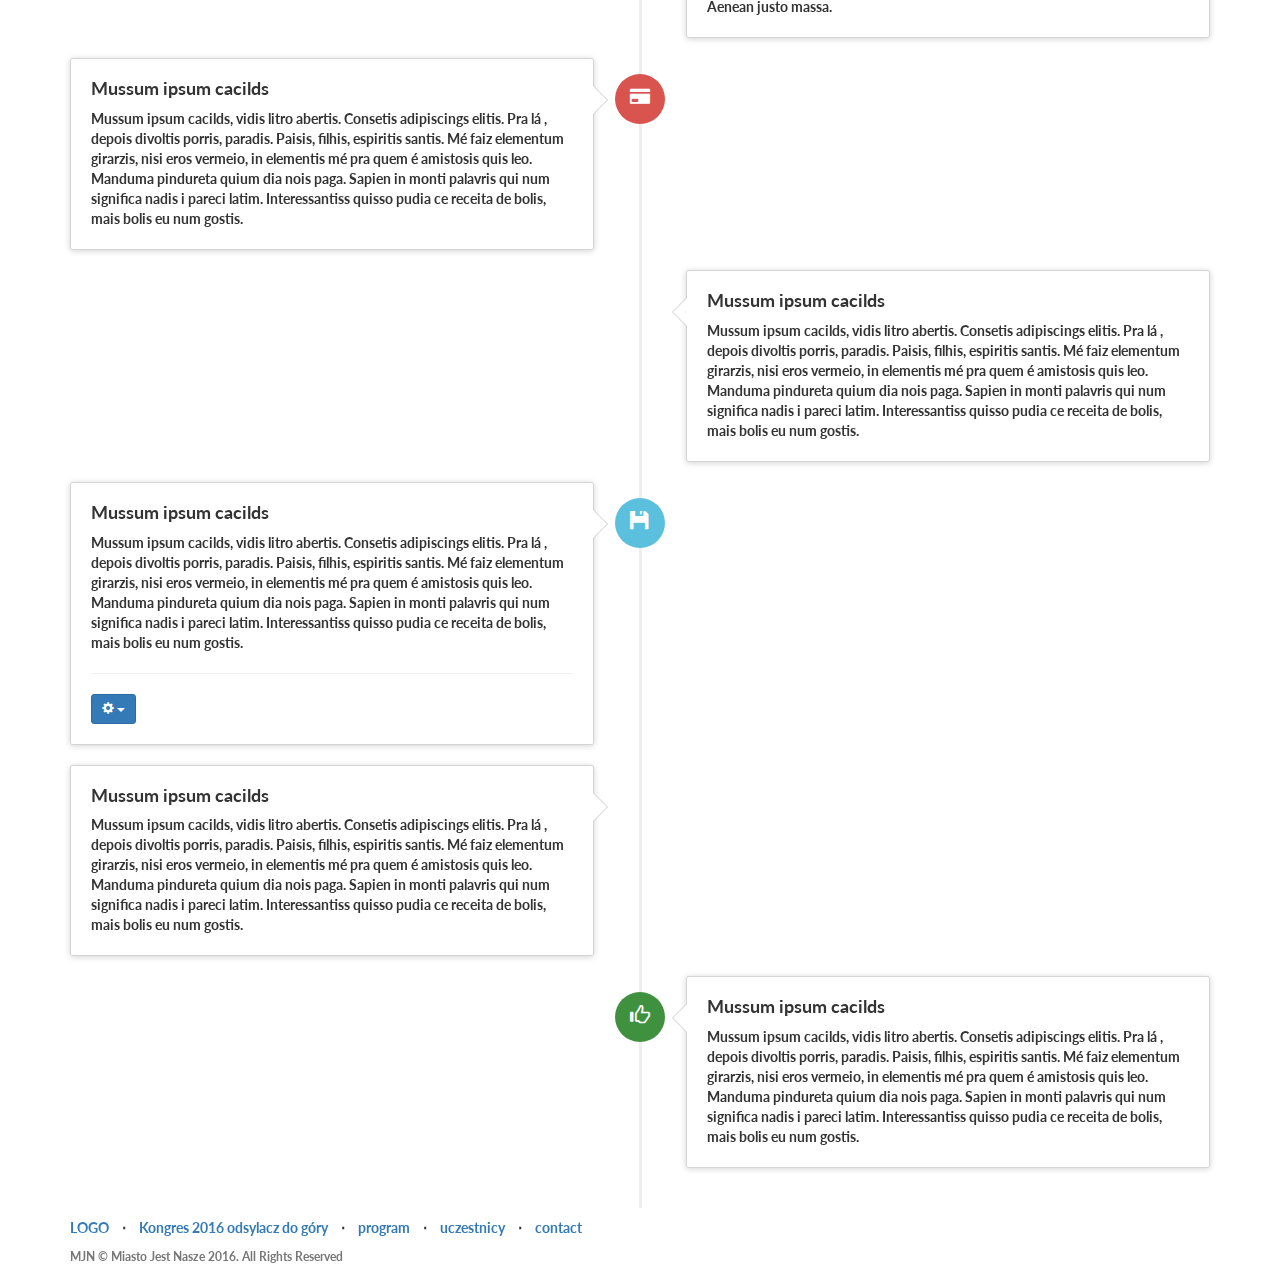
<file: Program/index.html>
<!DOCTYPE html>
<html lang="en">
<head>

    <meta charset="utf-8">
    <meta http-equiv="X-UA-Compatible" content="IE=edge">
    <meta name="viewport" content="width=device-width, initial-scale=1">
    <meta name="description" content="">
    <meta name="author" content="">

    <title>Kongres Miasto Jest Nasze 2016</title>

    <!-- Bootstrap Core CSS -->
    <link href="css/bootstrap.min.css" rel="stylesheet">

    <!-- Custom CSS -->
    <link href="css/program.css" rel="stylesheet">

    <!-- Custom Fonts -->
    <link href="font-awesome/css/font-awesome.min.css" rel="stylesheet" type="text/css">
    <link href="http://fonts.googleapis.com/css?family=Lato:300,400,700,300italic,400italic,700italic" rel="stylesheet" type="text/css">

    <!-- HTML5 Shim and Respond.js IE8 support of HTML5 elements and media queries -->
    <!-- WARNING: Respond.js doesn't work if you view the page via file:// -->
    <!--[if lt IE 9]>
    <script src="https://oss.maxcdn.com/libs/html5shiv/3.7.0/html5shiv.js"></script>
    <script src="https://oss.maxcdn.com/libs/respond.js/1.4.2/respond.min.js"></script>
    <![endif]-->

    <!-- paralax effects -->
    <script src="https://ajax.googleapis.com/ajax/libs/jquery/1.11.0/jquery.min.js"></script>
    <script src="js/parallax.js"></script>
</head>
<body>
<!-- Navigation -->
<nav class="navbar navbar-default navbar-fixed-top topnav" role="navigation">
    <div class="container topnav">
        <!-- Brand and toggle get grouped for better mobile display -->
        <div class="navbar-header">
            <button type="button" class="navbar-toggle" data-toggle="collapse" data-target="#bs-example-navbar-collapse-1">
                <span class="sr-only">Toggle navigation</span>
                <span class="icon-bar"></span>
                <span class="icon-bar"></span>
                <span class="icon-bar"></span>
            </button>
            <a class="navbar-brand topnav" href="../index.html">Kongres 2016</a>
        </div>
        <!-- Collect the nav links, forms, and other content for toggling -->
        <div class="collapse navbar-collapse" id="bs-example-navbar-collapse-1">
            <ul class="nav navbar-nav navbar-right">
                <li>
                    <a href="#">Program</a>
                </li>
                <li>
                    <a href="../Speakers/index.html">Prelegaci</a>
                </li>
                <li>
                    <a href="#contact">Dla mediów</a>
                </li>
            </ul>
        </div>
        <!-- /.navbar-collapse -->
    </div>
    <!-- /.container -->
</nav>
<!-- intro -->
<a name="about"></a>
<div class="intro-header parallax-window" data-parallax="scroll" data-image-src="img/introBg.jpg">
    <div class="container">

        <div class="row">
            <div class="col-lg-12">
                <div class="intro-message">
                    <h1>Program Program</h1>
                    <h3>To będziemy robić!</h3>
                    <hr class="intro-divider">
                </div>
            </div>
        </div>
    </div>
    <!-- /.container -->

</div>
<!-- /.intro-header -->

<!-- program -->
<div class="container">
    <div class="page-header">
        <h1 id="timeline">Timeline</h1>
    </div>
    <ul class="timeline">
        <li>
            <div class="timeline-badge"><i class="glyphicon glyphicon-check"></i></div>
            <div class="timeline-panel">
                <div class="timeline-heading">
                    <h4 class="timeline-title">Mussum ipsum cacilds</h4>
                    <p><small class="text-muted"><i class="glyphicon glyphicon-time"></i> 11 hours ago via Twitter</small></p>
                </div>
                <div class="timeline-body">
                    <p>Mussum ipsum cacilds, vidis litro abertis. Consetis adipiscings elitis. Pra lá , depois divoltis porris, paradis. Paisis, filhis, espiritis santis. Mé faiz elementum girarzis, nisi eros vermeio, in elementis mé pra quem é amistosis quis leo.
                        Manduma pindureta quium dia nois paga. Sapien in monti palavris qui num significa nadis i pareci latim. Interessantiss quisso pudia ce receita de bolis, mais bolis eu num gostis.</p>
                </div>
            </div>
        </li>
        <li class="timeline-inverted">
            <div class="timeline-badge warning"><i class="glyphicon glyphicon-credit-card"></i></div>
            <div class="timeline-panel">
                <div class="timeline-heading">
                    <h4 class="timeline-title">Mussum ipsum cacilds</h4>
                </div>
                <div class="timeline-body">
                    <p>Mussum ipsum cacilds, vidis litro abertis. Consetis adipiscings elitis. Pra lá , depois divoltis porris, paradis. Paisis, filhis, espiritis santis. Mé faiz elementum girarzis, nisi eros vermeio, in elementis mé pra quem é amistosis quis leo.
                        Manduma pindureta quium dia nois paga. Sapien in monti palavris qui num significa nadis i pareci latim. Interessantiss quisso pudia ce receita de bolis, mais bolis eu num gostis.</p>
                    <p>Suco de cevadiss, é um leite divinis, qui tem lupuliz, matis, aguis e fermentis. Interagi no mé, cursus quis, vehicula ac nisi. Aenean vel dui dui. Nullam leo erat, aliquet quis tempus a, posuere ut mi. Ut scelerisque neque et turpis posuere
                        pulvinar pellentesque nibh ullamcorper. Pharetra in mattis molestie, volutpat elementum justo. Aenean ut ante turpis. Pellentesque laoreet mé vel lectus scelerisque interdum cursus velit auctor. Lorem ipsum dolor sit amet, consectetur adipiscing
                        elit. Etiam ac mauris lectus, non scelerisque augue. Aenean justo massa.</p>
                </div>
            </div>
        </li>
        <li>
            <div class="timeline-badge danger"><i class="glyphicon glyphicon-credit-card"></i></div>
            <div class="timeline-panel">
                <div class="timeline-heading">
                    <h4 class="timeline-title">Mussum ipsum cacilds</h4>
                </div>
                <div class="timeline-body">
                    <p>Mussum ipsum cacilds, vidis litro abertis. Consetis adipiscings elitis. Pra lá , depois divoltis porris, paradis. Paisis, filhis, espiritis santis. Mé faiz elementum girarzis, nisi eros vermeio, in elementis mé pra quem é amistosis quis leo.
                        Manduma pindureta quium dia nois paga. Sapien in monti palavris qui num significa nadis i pareci latim. Interessantiss quisso pudia ce receita de bolis, mais bolis eu num gostis.</p>
                </div>
            </div>
        </li>
        <li class="timeline-inverted">
            <div class="timeline-panel">
                <div class="timeline-heading">
                    <h4 class="timeline-title">Mussum ipsum cacilds</h4>
                </div>
                <div class="timeline-body">
                    <p>Mussum ipsum cacilds, vidis litro abertis. Consetis adipiscings elitis. Pra lá , depois divoltis porris, paradis. Paisis, filhis, espiritis santis. Mé faiz elementum girarzis, nisi eros vermeio, in elementis mé pra quem é amistosis quis leo.
                        Manduma pindureta quium dia nois paga. Sapien in monti palavris qui num significa nadis i pareci latim. Interessantiss quisso pudia ce receita de bolis, mais bolis eu num gostis.</p>
                </div>
            </div>
        </li>
        <li>
            <div class="timeline-badge info"><i class="glyphicon glyphicon-floppy-disk"></i></div>
            <div class="timeline-panel">
                <div class="timeline-heading">
                    <h4 class="timeline-title">Mussum ipsum cacilds</h4>
                </div>
                <div class="timeline-body">
                    <p>Mussum ipsum cacilds, vidis litro abertis. Consetis adipiscings elitis. Pra lá , depois divoltis porris, paradis. Paisis, filhis, espiritis santis. Mé faiz elementum girarzis, nisi eros vermeio, in elementis mé pra quem é amistosis quis leo.
                        Manduma pindureta quium dia nois paga. Sapien in monti palavris qui num significa nadis i pareci latim. Interessantiss quisso pudia ce receita de bolis, mais bolis eu num gostis.</p>
                    <hr>
                    <div class="btn-group">
                        <button type="button" class="btn btn-primary btn-sm dropdown-toggle" data-toggle="dropdown">
                            <i class="glyphicon glyphicon-cog"></i> <span class="caret"></span>
                        </button>
                        <ul class="dropdown-menu" role="menu">
                            <li><a href="#">Action</a></li>
                            <li><a href="#">Another action</a></li>
                            <li><a href="#">Something else here</a></li>
                            <li class="divider"></li>
                            <li><a href="#">Separated link</a></li>
                        </ul>
                    </div>
                </div>
            </div>
        </li>
        <li>
            <div class="timeline-panel">
                <div class="timeline-heading">
                    <h4 class="timeline-title">Mussum ipsum cacilds</h4>
                </div>
                <div class="timeline-body">
                    <p>Mussum ipsum cacilds, vidis litro abertis. Consetis adipiscings elitis. Pra lá , depois divoltis porris, paradis. Paisis, filhis, espiritis santis. Mé faiz elementum girarzis, nisi eros vermeio, in elementis mé pra quem é amistosis quis leo.
                        Manduma pindureta quium dia nois paga. Sapien in monti palavris qui num significa nadis i pareci latim. Interessantiss quisso pudia ce receita de bolis, mais bolis eu num gostis.</p>
                </div>
            </div>
        </li>
        <li class="timeline-inverted">
            <div class="timeline-badge success"><i class="glyphicon glyphicon-thumbs-up"></i></div>
            <div class="timeline-panel">
                <div class="timeline-heading">
                    <h4 class="timeline-title">Mussum ipsum cacilds</h4>
                </div>
                <div class="timeline-body">
                    <p>Mussum ipsum cacilds, vidis litro abertis. Consetis adipiscings elitis. Pra lá , depois divoltis porris, paradis. Paisis, filhis, espiritis santis. Mé faiz elementum girarzis, nisi eros vermeio, in elementis mé pra quem é amistosis quis leo.
                        Manduma pindureta quium dia nois paga. Sapien in monti palavris qui num significa nadis i pareci latim. Interessantiss quisso pudia ce receita de bolis, mais bolis eu num gostis.</p>
                </div>
            </div>
        </li>
    </ul>
</div>
<!-- program -->

<!-- Footer -->
<footer>
    <div class="container">
        <div class="row">
            <div class="col-lg-12">
                <ul class="list-inline">
                    <li>
                        <a href="#">LOGO</a>
                    </li>
                    <li class="footer-menu-divider">&sdot;</li>
                    <li>
                        <a href="#about">Kongres 2016 odsylacz do góry</a>
                    </li>
                    <li class="footer-menu-divider">&sdot;</li>
                    <li>
                        <a href="#services">program</a>
                    </li>
                    <li class="footer-menu-divider">&sdot;</li>
                    <li>
                        <a href="#contact">uczestnicy</a>
                    </li>
                    <li class="footer-menu-divider">&sdot;</li>
                    <li>
                        <a href="#contact">contact</a>
                    </li>
                </ul>
                <p class="copyright text-muted small">MJN &copy; Miasto Jest Nasze 2016. All Rights Reserved</p>
            </div>
        </div>
    </div>
</footer>

<!-- jQuery -->
<script src="js/jquery.js"></script>

<!-- Bootstrap Core JavaScript -->
<script src="js/bootstrap.min.js"></script>

</body>
</html>
</file>
<file: css/landing-page.css>
/*!
 * Start Bootstrap - Landing Page Bootstrap Theme (http://startbootstrap.com)
 * Code licensed under the Apache License v2.0.
 * For details, see http://www.apache.org/licenses/LICENSE-2.0.
 */

body,
html {
    width: 100%;
    height: 100%;
}

body,
h1,
h2,
h3,
h4,
h5,
h6 {
    font-family: "Lato","Helvetica Neue",Helvetica,Arial,sans-serif;
    font-weight: 700;
}

.topnav {
    font-size: 16px;
}

.lead {
    font-size: 18px;
    font-weight: 400;
}

.intro-header {
    min-height: 100%;
    padding-top: 50px; /* If you're making other pages, make sure there is 50px of padding to make sure the navbar doesn't overlap content! */
    padding-bottom: 50px;
    background-size: cover;
}

.intro-msg-wrapper{
    max-width:1060px;
    float:none;
    margin:0 auto;
}

.intro-message {
    font-family: "Lato", "Helvetica Neue", Helvetica, Arial, sans-serif;
    margin: 15% 0 10% 0;
    padding: 5%;
    box-sizing: border-box;
    color: yellow;
    background-color: black;
    position: relative;
}

.intro-message > h1 {
    margin: 1% 0 3% 0;
    padding: 0;
    font-size: 3.929em;
    letter-spacing:.4em;
}
.intro-message > h2 {
    margin: 0;
    padding: 0;
    font-size: 2.571em;
    font-weight:400;
    letter-spacing:.35em;
}

.intro-message .txt-right{
    text-align: right;
}

.intro-message > h3 {
    margin: 15px 0 0 0;
    padding: 0;
    font-size: 2.571em;
    font-weight:400;
    letter-spacing:.35em;
}

.intro-message > h3 .right{
    float:right;
}


.intro-message > h3 sup{
    font-size:50%;
    top:-0.9em;
}
.intro-message > h4 {
    margin: 3% 0;
    padding: 0;
    font-weight:400;
    font-size: 1.571em;
    letter-spacing:0.35em;
}
.intro-social-buttons{
    margin: 4% 0 0;
    text-align: center;
}


@media (max-width:799px){
    .intro-message > h3 .right{
        float:none;
    }
    .intro-message{
        font-size:.8em;
    }
    .intro-message .txt-right{
        text-align:inherit;
    }
}

@media(max-width:767px) {
    .intro-message {
        padding-bottom: 15%;
    }

    .intro-message > h1 {
        font-size: 3em;
    }

    ul.intro-social-buttons > li {
        display: block;
        margin-bottom: 20px;
        padding: 0;
    }

    ul.intro-social-buttons > li:last-child {
        margin-bottom: 0;
    }

    .intro-divider {
        width: 100%;
    }
}

.network-name {
    text-transform: uppercase;
    font-size: 14px;
    font-weight: 400;
    letter-spacing: 2px;
}

.content-section-a {
    padding: 50px 0;
    background-color: #f8f8f8;
}

.content-section-b {
    padding: 50px 0;
    border-top: 1px solid #e7e7e7;
    border-bottom: 1px solid #e7e7e7;
}

.section-heading {
    margin-bottom: 30px;
}

.section-heading-spacer {
    float: left;
    width: 200px;
    border-top: 3px solid #e7e7e7;
}

.banner {
    padding: 100px 0;
    color: #f8f8f8;
    background-size: cover;
}

.banner h2 {
    margin: 0;
    text-shadow: 2px 2px 3px rgba(0,0,0,0.6);
    font-size: 3em;
}

.banner ul {
    margin-bottom: 0;
}

.banner-social-buttons {
    float: right;
    margin-top: 0;
}

@media(max-width:1199px) {
    ul.banner-social-buttons {
        float: left;
        margin-top: 15px;
    }
}

@media(max-width:767px) {
    .banner h2 {
        margin: 0;
        text-shadow: 2px 2px 3px rgba(0,0,0,0.6);
        font-size: 3em;
    }

    ul.banner-social-buttons > li {
        display: block;
        margin-bottom: 20px;
        padding: 0;
    }

    ul.banner-social-buttons > li:last-child {
        margin-bottom: 0;
    }
}

footer {
    padding: 50px 0;
    background-color: #f8f8f8;
}

p.copyright {
    margin: 15px 0 0;
}
.timeline {
    list-style: none;
    padding: 20px 0 20px;
    position: relative;
}

.timeline:before {
    top: 0;
    bottom: 0;
    position: absolute;
    content: " ";
    width: 3px;
    background-color: #eeeeee;
    left: 50%;
    margin-left: -1.5px;
}

.timeline > li {
    margin-bottom: 20px;
    position: relative;
}

.timeline > li:before,
.timeline > li:after {
    content: " ";
    display: table;
}

.timeline > li:after {
    clear: both;
}

.timeline > li:before,
.timeline > li:after {
    content: " ";
    display: table;
}

.timeline > li:after {
    clear: both;
}

.timeline > li > .timeline-panel {
    width: 46%;
    float: left;
    border: 1px solid #d4d4d4;
    border-radius: 2px;
    padding: 20px;
    position: relative;
    -webkit-box-shadow: 0 1px 6px rgba(0, 0, 0, 0.175);
    box-shadow: 0 1px 6px rgba(0, 0, 0, 0.175);
}

.timeline > li > .timeline-panel:before {
    position: absolute;
    top: 26px;
    right: -15px;
    display: inline-block;
    border-top: 15px solid transparent;
    border-left: 15px solid #ccc;
    border-right: 0 solid #ccc;
    border-bottom: 15px solid transparent;
    content: " ";
}

.timeline > li > .timeline-panel:after {
    position: absolute;
    top: 27px;
    right: -14px;
    display: inline-block;
    border-top: 14px solid transparent;
    border-left: 14px solid #fff;
    border-right: 0 solid #fff;
    border-bottom: 14px solid transparent;
    content: " ";
}

.timeline > li > .timeline-badge {
    color: #fff;
    width: 50px;
    height: 50px;
    line-height: 50px;
    font-size: 1.4em;
    text-align: center;
    position: absolute;
    top: 16px;
    left: 50%;
    margin-left: -25px;
    background:url(../img/introBg.png);
    z-index: 100;
    border-top-right-radius: 50%;
    border-top-left-radius: 50%;
    border-bottom-right-radius: 50%;
    border-bottom-left-radius: 50%;
    background-size:1200% 1200%;
    background-position:66px 175px;
}

.timeline > li.timeline-inverted > .timeline-panel {
    float: right;
}

.timeline > li.timeline-inverted > .timeline-panel:before {
    border-left-width: 0;
    border-right-width: 15px;
    left: -15px;
    right: auto;
}

.timeline > li.timeline-inverted > .timeline-panel:after {
    border-left-width: 0;
    border-right-width: 14px;
    left: -14px;
    right: auto;
}

.timeline-title {
    margin-top: 0;
    color: inherit;
}

.timeline-body > p,
.timeline-body > ul {
    margin-bottom: 0;
}

.timeline-body > p + p {
    margin-top: 5px;
}
.portfolio-item {
    margin-bottom: 25px;
}

.portfolio-item h3{
    text-align:center;
}

.portfolio{
    background-color: #efefef;
}

.portfolio-img{
    width:100%;
    margin:0 auto;
    max-width:200px;
    height:200px;
    position:relative;
    overflow:hidden;
}

.portfolio img{
    cursor: pointer;
    position:absolute;
    margin:auto;
    top:0;
    bottom:0;
    left:0;
    right:0;
}
</file>
<file: Program/css/program.css>
/*!
 * Start Bootstrap - Landing Page Bootstrap Theme (http://startbootstrap.com)
 * Code licensed under the Apache License v2.0.
 * For details, see http://www.apache.org/licenses/LICENSE-2.0.
 */

body,
html {
    width: 100%;
    height: 100%;
}

body,
h1,
h2,
h3,
h4,
h5,
h6 {
    font-family: "Lato","Helvetica Neue",Helvetica,Arial,sans-serif;
    font-weight: 700;
}

.topnav {
    font-size: 16px;
}

.lead {
    font-size: 18px;
    font-weight: 400;
}

.intro-header {
    min-height: 100%;
    padding-top: 50px; /* If you're making other pages, make sure there is 50px of padding to make sure the navbar doesn't overlap content! */
    padding-bottom: 50px;
    text-align: center;
    color: #f8f8f8;
    background-size: cover;
}

.intro-message {
    position: relative;
    padding-top: 20%;
    padding-bottom: 20%;
}

.intro-message > h1 {
    margin: 0;
    text-shadow: 2px 2px 3px rgba(0,0,0,0.6);
    font-size: 5em;
}

.intro-divider {
    width: 400px;
    border-top: 1px solid #f8f8f8;
    border-bottom: 1px solid rgba(0,0,0,0.2);
}

.intro-message > h3 {
    text-shadow: 2px 2px 3px rgba(0,0,0,0.6);
}

@media(max-width:767px) {
    .intro-message {
        padding-bottom: 15%;
    }

    .intro-message > h1 {
        font-size: 3em;
    }

    ul.intro-social-buttons > li {
        display: block;
        margin-bottom: 20px;
        padding: 0;
    }

    ul.intro-social-buttons > li:last-child {
        margin-bottom: 0;
    }

    .intro-divider {
        width: 100%;
    }
}

.timeline {
    list-style: none;
    padding: 20px 0 20px;
    position: relative;
}

.timeline:before {
    top: 0;
    bottom: 0;
    position: absolute;
    content: " ";
    width: 3px;
    background-color: #eeeeee;
    left: 50%;
    margin-left: -1.5px;
}

.timeline > li {
    margin-bottom: 20px;
    position: relative;
}

.timeline > li:before,
.timeline > li:after {
    content: " ";
    display: table;
}

.timeline > li:after {
    clear: both;
}

.timeline > li:before,
.timeline > li:after {
    content: " ";
    display: table;
}

.timeline > li:after {
    clear: both;
}

.timeline > li > .timeline-panel {
    width: 46%;
    float: left;
    border: 1px solid #d4d4d4;
    border-radius: 2px;
    padding: 20px;
    position: relative;
    -webkit-box-shadow: 0 1px 6px rgba(0, 0, 0, 0.175);
    box-shadow: 0 1px 6px rgba(0, 0, 0, 0.175);
}

.timeline > li > .timeline-panel:before {
    position: absolute;
    top: 26px;
    right: -15px;
    display: inline-block;
    border-top: 15px solid transparent;
    border-left: 15px solid #ccc;
    border-right: 0 solid #ccc;
    border-bottom: 15px solid transparent;
    content: " ";
}

.timeline > li > .timeline-panel:after {
    position: absolute;
    top: 27px;
    right: -14px;
    display: inline-block;
    border-top: 14px solid transparent;
    border-left: 14px solid #fff;
    border-right: 0 solid #fff;
    border-bottom: 14px solid transparent;
    content: " ";
}

.timeline > li > .timeline-badge {
    color: #fff;
    width: 50px;
    height: 50px;
    line-height: 50px;
    font-size: 1.4em;
    text-align: center;
    position: absolute;
    top: 16px;
    left: 50%;
    margin-left: -25px;
    background-color: #999999;
    z-index: 100;
    border-top-right-radius: 50%;
    border-top-left-radius: 50%;
    border-bottom-right-radius: 50%;
    border-bottom-left-radius: 50%;
}

.timeline > li.timeline-inverted > .timeline-panel {
    float: right;
}

.timeline > li.timeline-inverted > .timeline-panel:before {
    border-left-width: 0;
    border-right-width: 15px;
    left: -15px;
    right: auto;
}

.timeline > li.timeline-inverted > .timeline-panel:after {
    border-left-width: 0;
    border-right-width: 14px;
    left: -14px;
    right: auto;
}

.timeline-badge.primary {
    background-color: #2e6da4 !important;
}

.timeline-badge.success {
    background-color: #3f903f !important;
}

.timeline-badge.warning {
    background-color: #f0ad4e !important;
}

.timeline-badge.danger {
    background-color: #d9534f !important;
}

.timeline-badge.info {
    background-color: #5bc0de !important;
}

.timeline-title {
    margin-top: 0;
    color: inherit;
}

.timeline-body > p,
.timeline-body > ul {
    margin-bottom: 0;
}

.timeline-body > p + p {
    margin-top: 5px;
}
</file>
